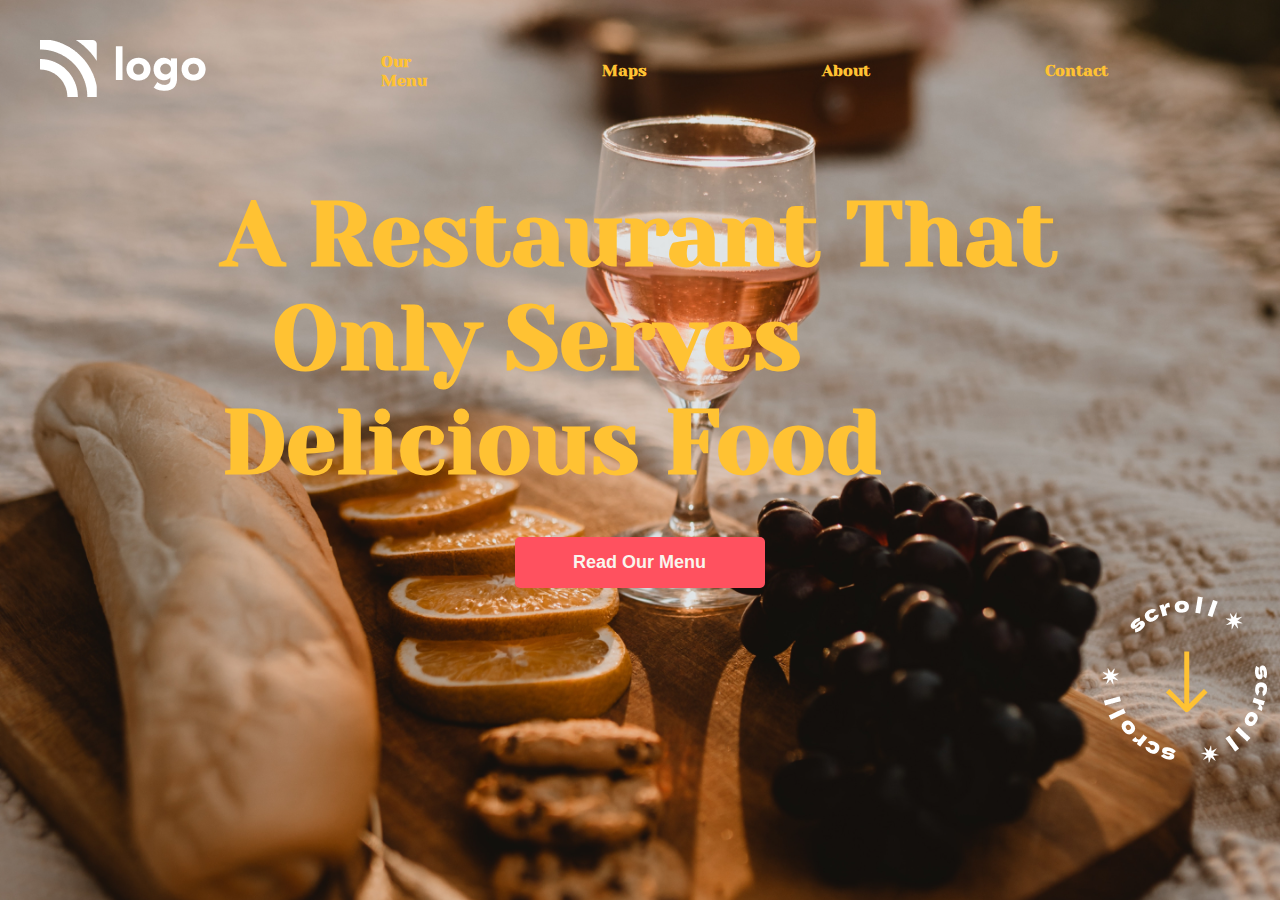
<file: Project-1/Index.html>
<!DOCTYPE html>
<html lang="en">
<head>
    <meta charset="UTF-8">
    <meta http-equiv="X-UA-Compatible" content="IE=edge">
    <meta name="viewport" content="width=
    , initial-scale=1.0">
    <title>Document</title>
    <link rel="stylesheet" href="./Style.css">
    <link href="https://fonts.googleapis.com/css2?family=Permanent+Marker&family=Yeseva+One&display=swap" rel="stylesheet">
</head>
<body>
    <!-- PROCET STARTS HERE -->
    <header>
        <!-- navigation bar -->
        <nav>
            <ul>
                <li class="logo"><a href="#"><img src="./Assets/white-logo.png" alt=""></a></li>
                <li><a class="onemenu" href="#">Our Menu</a></li>
                <li><a class="twomenu" href="#">Maps</a></li>
                <li><a class="threemenu" href="#">About</a></li>
                <li><a class="fourmenu" href="#">Contact</a></li>
                <li><a class="lastmenu" href="#"><button>Order</button></a></li>
            </ul>
        </nav>
    </header>
    <!-- MAIN SECTION -->
    <main>
        <div class="main">
            <h1>A Restaurant That<br>&nbsp Only Serves<br> Delicious Food</h1>
            <button>Read Our Menu</button>
        </div>
    </main>
    <!-- footer -->
    <footer>
        <img src="./Assets/scrool.png" alt="Scroll">
    </footer>
</body>
</html>
</file>
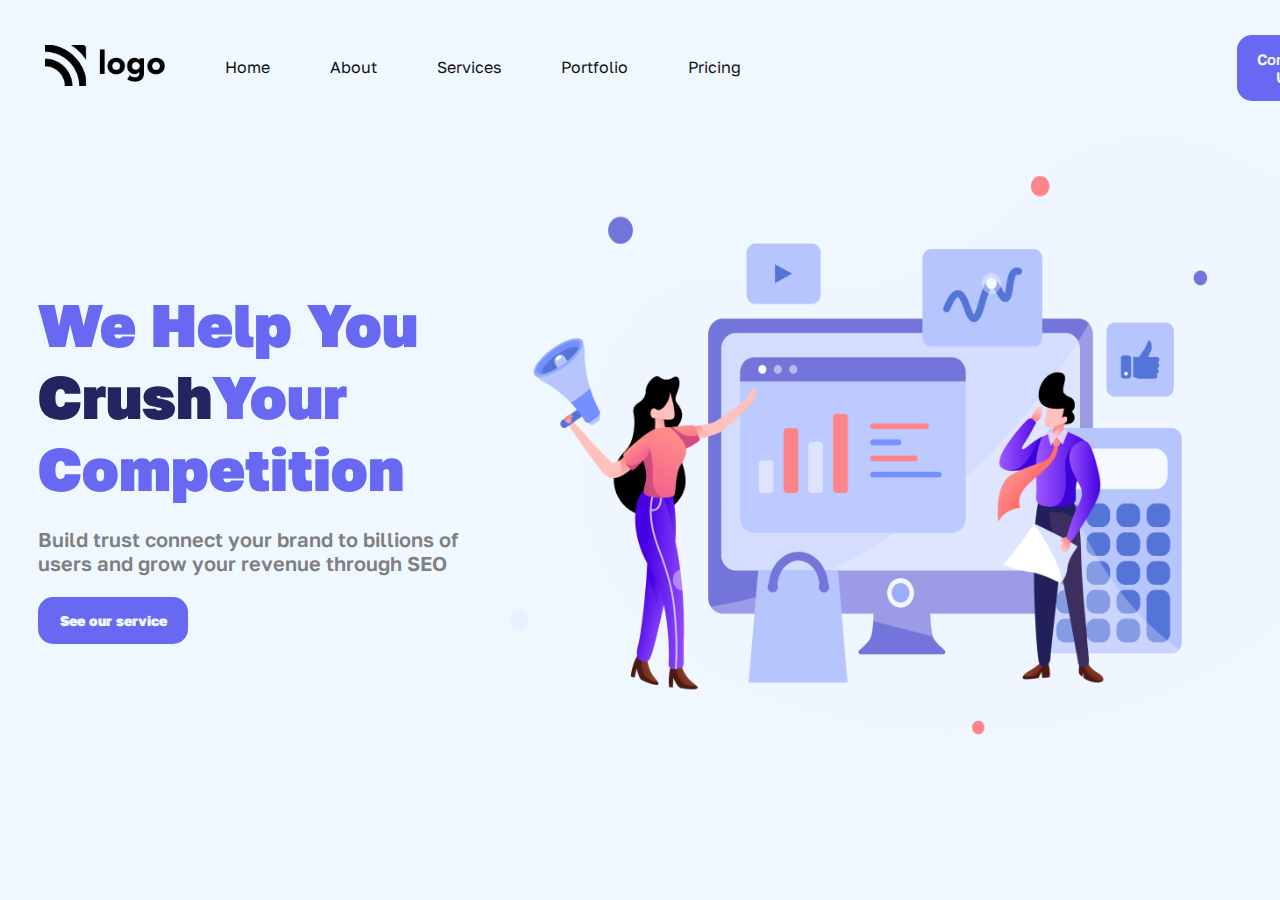
<file: Project-2/Index.html>
<!DOCTYPE html>
<html lang="en">
<head>
    <meta charset="UTF-8">
    <meta http-equiv="X-UA-Compatible" content="IE=edge">
    <meta name="viewport" content="width=device-width, initial-scale=1.0">
    <title>PROJECT_2 HTML/CSS</title>
    <link rel="stylesheet" href="./style.css">
    <link href="https://fonts.googleapis.com/css2?family=Golos+Text:wght@600&display=swap" rel="stylesheet">
</head>
<body>
    <!-- PROJECT START -->
    <header>
        <ul>
            <li><a href="#"><img src="./Assets/Logo.png" alt="logo"></a></li>
            <li><a href="#">Home</a></li>
            <li><a href="#">About</a></li>
            <li><a href="#">Services</a></li>
            <li><a href="#">Portfolio</a></li>
            <li><a href="#">Pricing</a></li>
        </ul>
        <button>Contact Us</button>
    </header>
    <!-- main section start -->
    <main>
        <!-- left-section-main -->
        <div class="left-section-main">

            <h1>We Help You<br><span>Crush</span>Your <br> Competition</h1> <!--header section -->
            <!-- paragraph left section main -->
            <p>Build trust connect your brand to billions of users and grow your revenue through SEO</p>
            <!-- button of left main section -->
            <button  class="button">See our service</button>

        </div>
        <!-- Right section main -->
      
            <!-- image section right -->
               <img src="./Assets/Header Illustration.png" alt="bodyimage">
    </main>
</body>
</html>
</file>
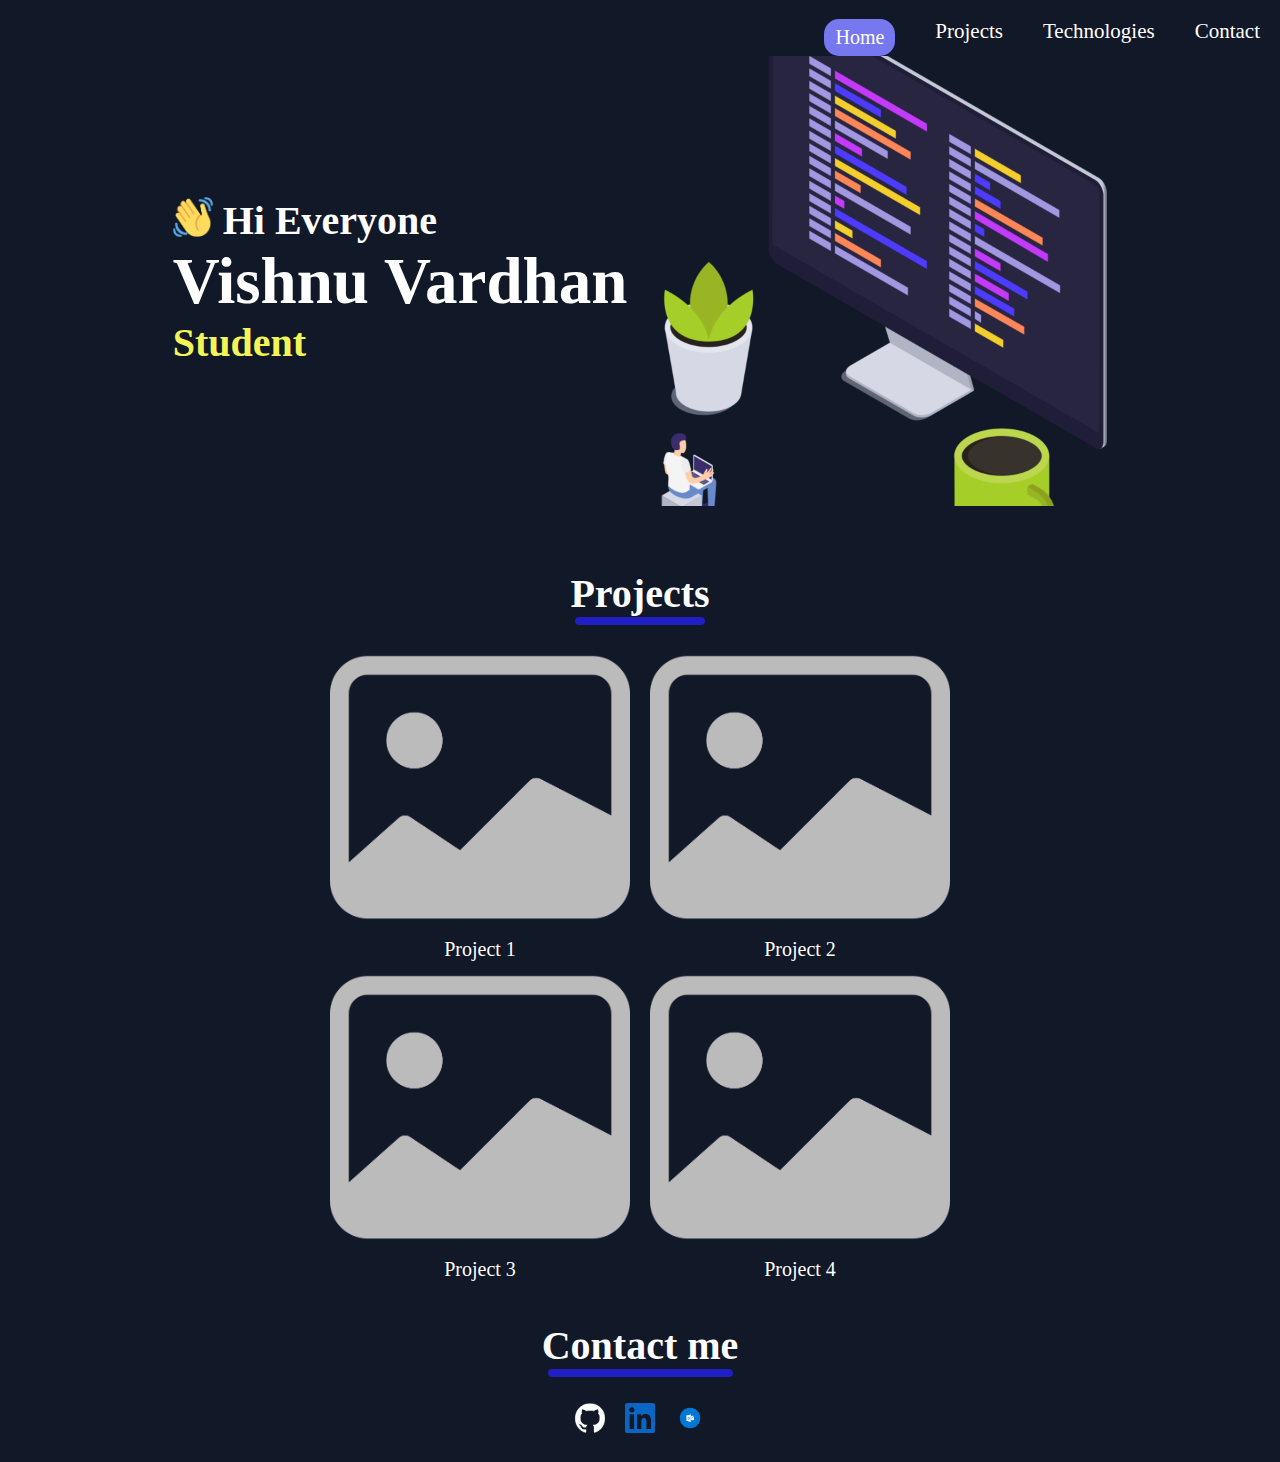
<file: Project-5/Index.html>
<!DOCTYPE html>
<html lang="en">
<head>
    <meta charset="UTF-8">
    <meta http-equiv="X-UA-Compatible" content="IE=edge">
    <meta name="viewport" content="width=device-width, initial-scale=1.0">
    <title>Media Query Assn_2</title>
    <link rel="stylesheet" href="./Style.css">
</head>
<body>
    <!-- project start -->
    <header>

            <ul>
                <li>Home</li>
                <li>Projects</li>
                <li>Technologies</li>
                <li>Contact</li>
            </ul>

    </header>
    <menu>
        <div><img src="./Assets/hambrger.png" alt=""></div>
    </menu>
    <!-- main_frst part start -->
    <!-- left side  main_frst part -->
    <div class="main_first">
    <div class="left_main_first">
      <div class="stline_main_first"><img src="./Assets/waving-hand.png" alt="waving hand"><h1>Hi Everyone</h1></div> 
       <div class="secnd_main_first"> <h1>Vishnu Vardhan</h1>
        <h2>Student</h2>
        </div>
    </div>
    <!-- right side main_frst part -->
      <img class="imgright" src="./Assets/pc-image.png" alt="pc image" height="450px" width="450PX">
  </div>
    <!-- main_second part start here {projects}-->
   <div class="project_para">
    <div><h1>Projects</h1></div>
    <div class="empty"></div>
    </div>
    <!-- projects starts here -->
    <div class="projects_container">
        <div class="project project1"><img src="./Assets/image.png" alt="project1"><p>Project 1</p></div>
        <div class="project project2"><img src="./Assets/image.png" alt="project1"><p>Project 2</p></div>
        <div class="project project3"><img src="./Assets/image.png" alt="project1"><p>Project 3</p></div>
        <div class="project project4"><img src="./Assets/image.png" alt="project1"><p>Project 4</p></div>

    </div>
    <!-- footer starts here -->
    <footer>
    <div class="fotteer">
        <div class="footer_para">
            <div><h1>Contact me</h1></div>
            <div class="empty"></div>
            </div>
        <ul>
            <li><img src="./Assets/github.png" alt="github"></li>
            <li><img src="./Assets/linkedin.png" alt="linkedin"></li>
            <li><img src="./Assets/outlook.png" alt="outlook"></li>
        </ul>

    </div>
</footer>

</body>
</html>
</file>
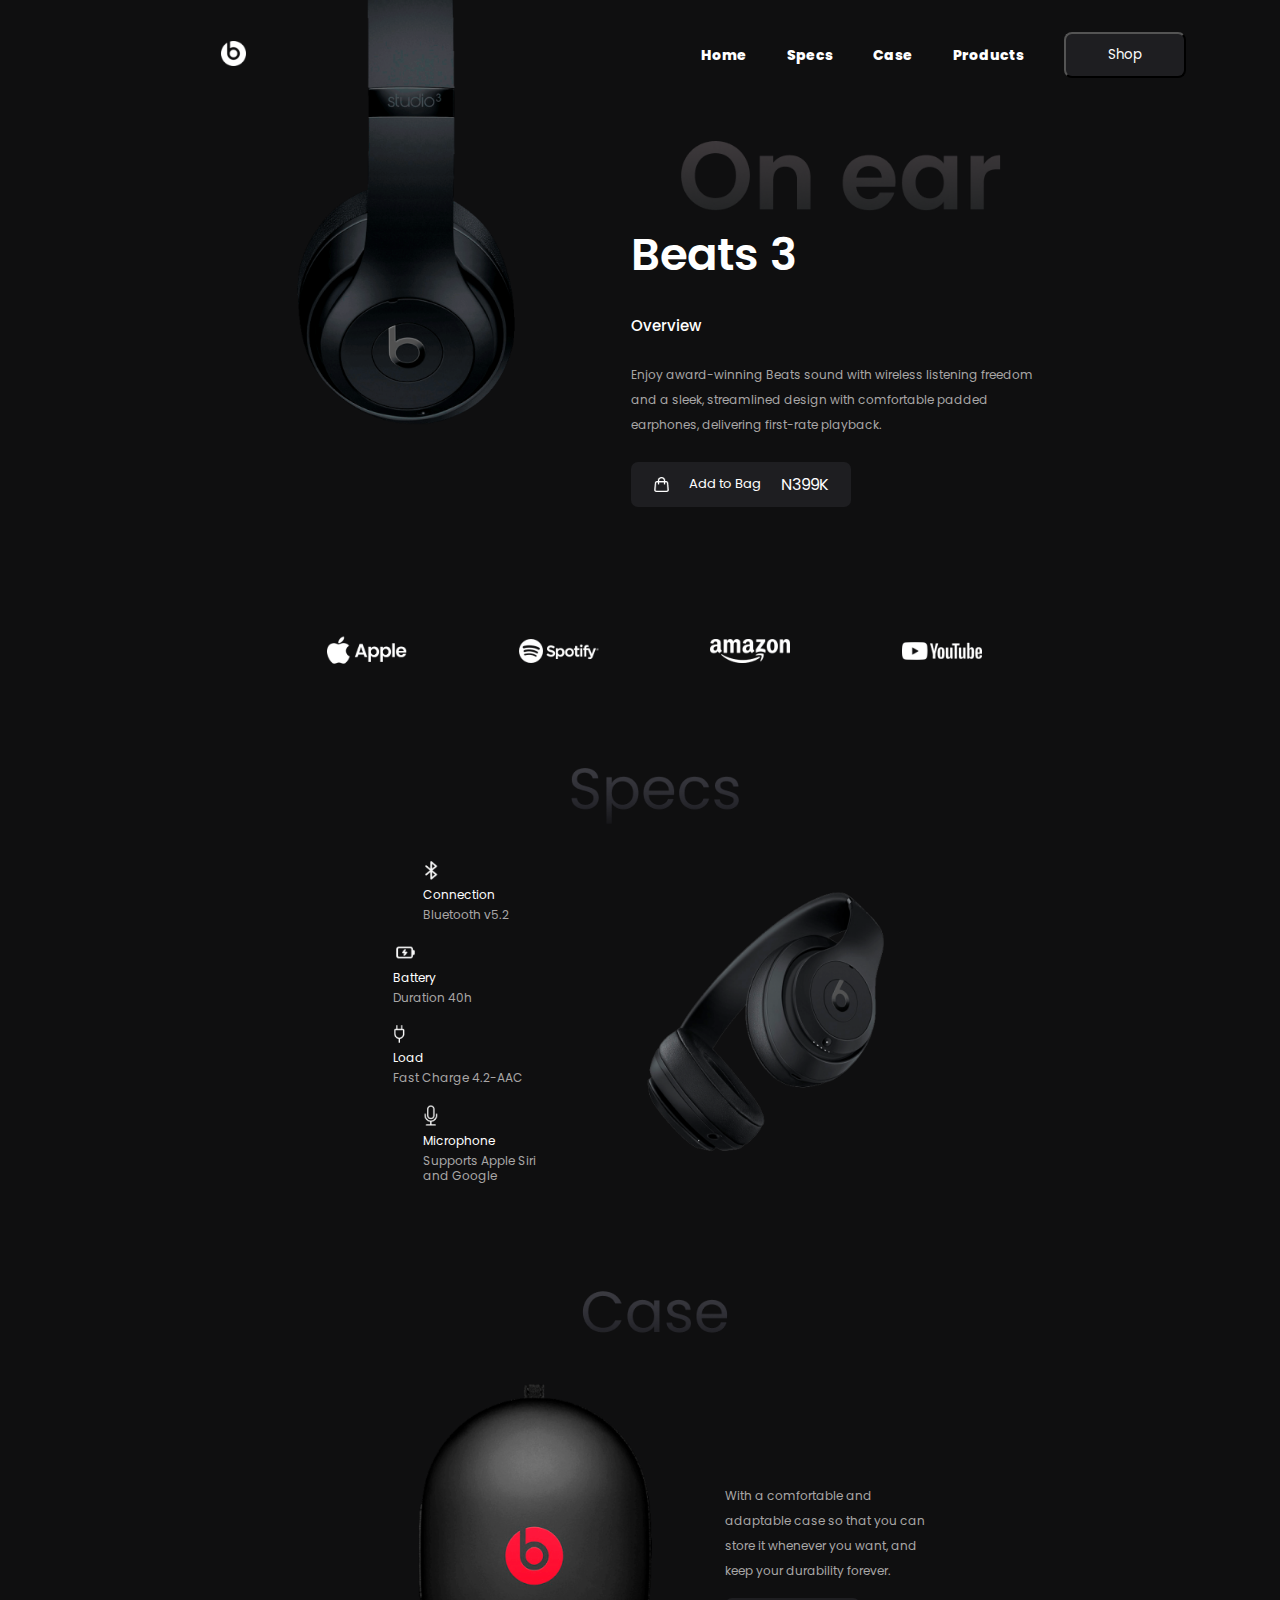
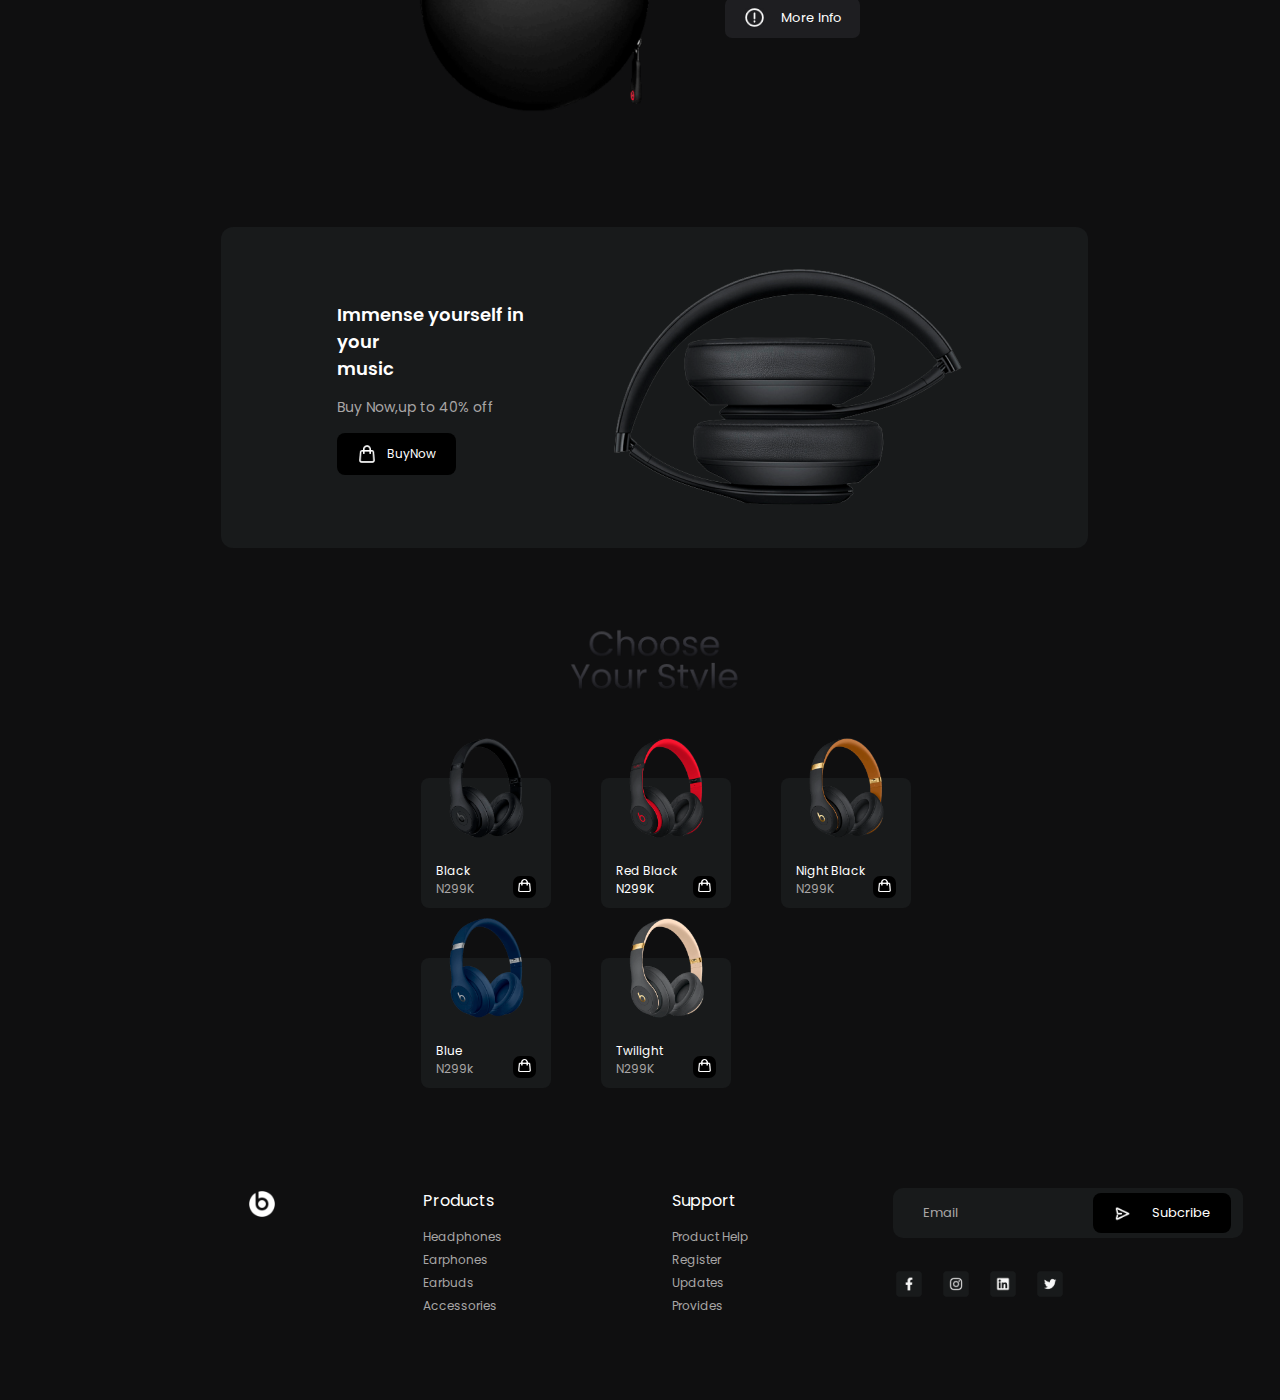
<file: Project-6-Beats/Index.html>
<!DOCTYPE html>
<html lang="en">
<head>
    <meta charset="UTF-8">
    <meta http-equiv="X-UA-Compatible" content="IE=edge">
    <meta name="viewport" content="width=device-width, initial-scale=1.0">
    <link rel="stylesheet" href="./Style.css">
    <link href="https://fonts.googleapis.com/css2?family=Poppins:wght@200;300;400;500;600;700;800;900&amp;display=swap" rel="stylesheet">
    <title>Multipage Project one</title>
</head>
<body>
    <!-- project start -->
    <!-- nav bar -->
    <nav id="navbar">
        <div class="logo"><img src="./Assets/Photos/beatsLogo.png" alt="Beats Logo" width="25px" height="25px"></div>
        <ul>
            <p class="one">Home</p>
            <p class="one">Specs</p>
            <p class="one">Case</p>
            <p class="one">Products</p>
            <p><button>Shop</button></p>
        </ul>
    </nav>
    <!-- Main Body Starts Here -->
    <main>
        <div class="Left_Main_Section">
            <img src="./Assets/Photos/mainImage.png" alt="Main-Image">
        </div>
        <div class="Right_Main_Section">
            <img class="frstimg" src="./Assets/Photos/onEar.png" alt="onEar.png">
            <h1>Beats 3</h1>
            <p class="frstpara">Overview</p>
            <p class="scndpara">Enjoy award-winning Beats sound with wireless listening freedom <br>and a sleek, streamlined design with comfortable padded<br> earphones, delivering first-rate playback.</p>
            <div class="smallCard">
                <img class="shoppinfBag" src="./Assets/Icons/shoppingBag.png" alt="Shopping_Bag_Logo" width="15px" height="15px">
                <p class="addBagpara">Add to Bag</p>
                <p class="modelNumber">N399K</p>
            </div>
        </div>
    </main>
    <section class="SocialMedia">
           <img   src="./Assets/Photos/appleLogo.png" alt="AppleLogo">
           <img  src="./Assets/Photos/spotifyLogo.png" alt="SpotifyLogo">
           <img  src="./Assets/Photos/amazonLogo.png" alt="AmazonLogo">
           <img  src="./Assets/Photos/youtubeLogo.png" alt="YoutubeLogo">
    </section>
    <!-- Specs starts here -->
    <section class="specificationSection">
        
        <img class="Specimg" src="./Assets/Icons/specsLogo.png" alt="SpeciLogo">
       
        <div class="SpecificationDown">

            <div class="SpecificationLeft">
            <div>
                <img src="./Assets/Icons/bluetooth.png" alt="Bluetooth">
                <p>Connection</p>
                <p class="SecondPara">Bluetooth v5.2</p>
            </div>
            <div>
                <img src="./Assets/Icons/battery.png" alt="Battery">
                <p>Battery</p>
                <p class="SecondPara">Duration 40h</p>
            </div>
            <div>
                <img src="./Assets/Icons/charger.png" alt="Charger">
                <p>Load</p>
                <p class="SecondPara">Fast Charge 4.2-AAC</p>
            </div>
            <div>
                <img src="./Assets/Icons/mic.png" alt="Mic">
                <p>Microphone</p>
                <p class="SecondPara">Supports Apple Siri<br>and Google</p>
            </div>
            </div>
            <img src="./Assets/Photos/specsImage.png" alt="HEadphone img">


        </div>
    </section>
    <section class="CaseSection">
        <img class="CaseTextImg" src="./Assets/Icons/caseLogo.png" alt="Case">
        <div class="CaseDownSection">
            <img class="CaseImg" src="./Assets/Photos/caseImage.png" alt="Caseimg">

            <div class="CaseDownRightSection">
                   <p><br>With a comfortable and<br>adaptable case so that you can</br> store it whenever you want, and<br>
                     keep your durability forever.</p>

                   <div class="SamallButton">
                            <img class="img" src="./Assets/Icons/group.png" alt="">
                             <p>More Info</p>
                   </div>
            </div>
        </div>
        
    </section>
    <!-- BUy Now Big Card Section -->
    <section class="BuyNow">
      
        <div class="BuyNowLeftSection">
            <p class="Headingpara">Immense yourself in your<br>music</p>
            <p class="p"> Buy Now,up to 40% off</p>

            <div class="BuyNowCard">
                     <img src="./Assets/Icons/shoppingBag.png" alt="ShoppingBag">
                     <p>BuyNow</p>
            </div>

        </div>
                <img class="BuyNowSectionImage" src="./Assets/Photos/buyNowSectionImage.png" alt="Image">

    </section>
    <!-- Styles Section Starts here -->
    <section class="StylesSection">
        <img class="StyleTExtImg" src="./Assets/Icons/productLogo.png" alt="ProductLogo">
        <div class="Styles">
                
                    
            <div class="bgcbox">
                <div class="imgbox">
                    <img src="./Assets/Photos/black.png" alt="Blackone">
                </div>
                <div class="footerbox">
                    <div><p>Black<br><span>N299K</span></p>
                    </div>
                    <div class="fotterimgbox"><img src="./Assets/Icons/shoppingBag.png" alt="ShoppingBag"></div>
                </div>
            </div>

            <div class="bgcbox">
                <div class="imgbox">
                    <img src="./Assets/Photos/redBlack.png" alt="Blackone">
                </div>
                <div class="footerbox">
                    <div><p>Red Black<br><spna>N299K</spna></p>
                    </div>
                   <div class="fotterimgbox"> <img src="./Assets/Icons/shoppingBag.png" alt="ShoppingBag"></div>
                </div>
            </div>

            <div class="bgcbox">
                <div class="imgbox">
                    <img src="./Assets/Photos/nightBlack.png" alt="Blackone">
                </div>
                <div class="footerbox">
                    <div><p>Night Black<br><span>N299K</span></p>
                    </div>
                    <div class="fotterimgbox">
                        <img src="./Assets/Icons/shoppingBag.png" alt="ShoppingBag"></div>
                    </div>
            </div>

            <div class="bgcbox">
                <div class="imgbox">
                    <img src="./Assets/Photos/blue.png" alt="Blackone">
                </div>
                <div class="footerbox">
                    <div><p>Blue
                        <br>
                        <span>N299k</span>
                    </p>
                    </div>
                    <div class="fotterimgbox"><img src="./Assets/Icons/shoppingBag.png" alt="ShoppingBag"></div>
                </div>
            </div>

            <div class="bgcbox">
                <div class="imgbox">
                    <img src="./Assets/Photos/twilightGray.png" alt="Blackone">
                </div>
                <div class="footerbox">
                    <div><p>Twilight<br><span>N299K</span></p>
                    </div>
                    <div class="fotterimgbox">
                         <img src="./Assets/Icons/shoppingBag.png" alt="ShoppingBag">
                    </div>
                </div>
            </div>
        </div>

    </section>

    <footer>

         <div>
            <img class="FooterLogo" src="./Assets/Photos/beatsLogo.png" alt="BeatsLogo">
        </div>
        <div class="ProductAndSupport">
            <div>
                <h5>Products</h5>
                    <p>Headphones</p>
                    <p>Earphones</p>
                    <p>Earbuds</p>
                    <p>Accessories</p>
            </div>
            <div>
                    <h5>Support</h5>
                    <p>Product&nbspHelp</p>
                    <p>Register</p>
                    <p>Updates</p>
                    <p>Provides</p>
            </div>
        </div>
        <div class="EmailAndSocialMedia">
             <div class="EmailSupport">
                <p>Email</p>
                <div>
                    <img src="./Assets/Icons/rightArrow.png" alt="ArrowLogo">
                    <p>Subcribe</p>
                 </div>
            </div>
                <div class="SocialmediaIcons">
                    <img src="./Assets/Icons/facebook.png" alt="facebook">
                    <img src="./Assets/Icons/instagram.png" alt="Instagram">
                    <img src="./Assets/Icons/linkedin.png" alt="linkedin">
                    <img src="./Assets/Icons/twitter.png" alt="Twiter">
                </div>
        </div>
        <div class="Arrow">
           <a href="#navbar"><img src="./Assets/Icons/upArrow.png" alt="UpArrow"></a> 
        </div>
    </footer>

</body>
</html>
</file>
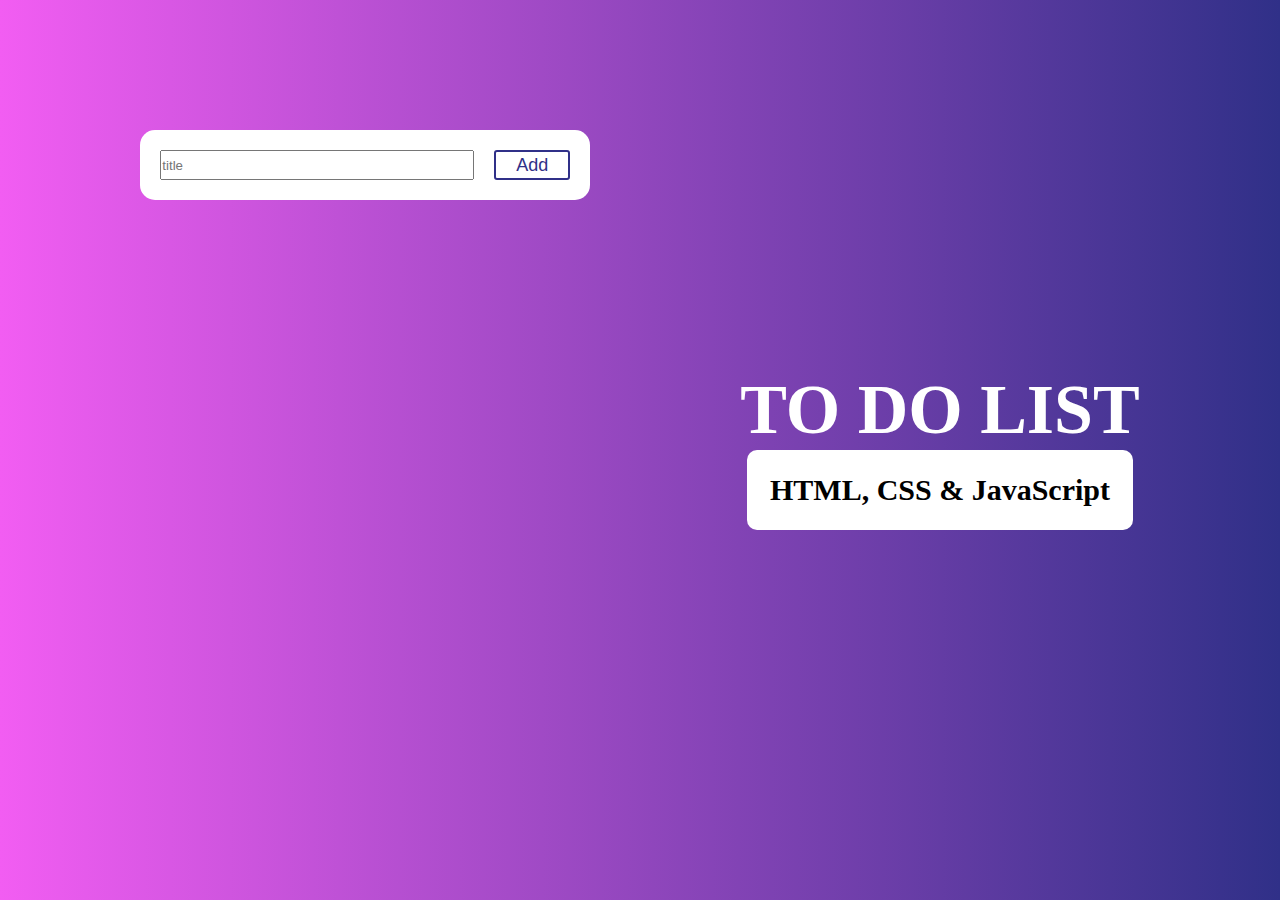
<file: Project-9-To-Do-List/index.html>
<!DOCTYPE html>
<html lang="en">
<head>
    <meta charset="UTF-8">
    <meta http-equiv="X-UA-Compatible" content="IE=edge">
    <meta name="viewport" content="width=device-width, initial-scale=1.0">
    <title>To Do App</title>
    <link rel="stylesheet" href="./Style.css">
    </script>
</head>
<body>
    <section class="left-section">
       <div>
        <input type="text" placeholder="title">
        <button id="Submit">Add</button>
       </div>
       <ul id="todolist"></ul>
       
    </section>
    <section class="right-section">
    <h1>TO DO LIST</h1>
    <p>HTML, CSS & JavaScript</p>
    </section>
    <script src="./Script.js"></script>
</body>
</html>
</file>
<file: Project-1/Style.css>
*{
    margin: 0px;
    padding: 0px;
    box-sizing: border-box;
}
body{
    background-image: url('./Assets/bacg.png');
    background-size: cover;
}
header{
    max-height: 200px;
}
header ul{
    display: flex;
    list-style-type:none;
    align-items: center;
   flex-direction: row;
   column-gap:95px;
}
header ul li{
    margin: 40px;
}
header ul li a{
    text-decoration: none;
    font-weight: 600;
    font-family: 'Yeseva One', cursive;
    color: #ffc233;
    transition: text-decoration 7s;
   

}
header ul li a:hover{
    text-decoration: underline;
    text-decoration-thickness: 3px;
    color: #f9f5ed;
    text-decoration-color: #ffc233;
}

header ul li a button{
    padding: 15px 20px;
    font-size: 18px;
    color: #f9f5ed;
    font-weight: 600;
    border: none;
    background-color: #ff515f;
    border-radius: 5px;
    /* transition: width 4s; */
    transition: 1s ;

}
header ul li a button:hover{
    background-color: #f9f5ed;
    color: #ff515f;
}
main{
    display: flex;
    justify-content: center;
    align-items: center;
    row-gap: 7%;
}

.main h1{
   
    font-weight: 900;
    margin-top: 5%;
    font-family: 'Yeseva One', cursive;
    font-size: 90px;
    color: #ffc233;
}
main button{

    margin-top: 5%;
    margin-left: 35%;
    width: 250px;
    padding: 15px 20px;
    font-size: 18px;
    color: #f9f5ed;
    font-weight: 600;
    border: none;
    background-color: #ff515f;
    border-radius: 5px;
    transition: 1s;

}
main button:hover{

    background-color: #f9f5ed;
    color: #ff515f;
}
footer {
    position: relative;
}
footer img {
    position: absolute;
    top: 0px;
    right: 0px;
}
</file>
<file: Project-2/style.css>
*{
    margin: 0%;
    padding: 0%;
    box-sizing: border-box;
    background-color: aliceblue;

}
header{
    padding: 20px;
    height: 15vh;
    display: flex;
    align-items: center;
    /* justify-content: center; */
}

header ul{
    display: flex;
    align-items: center;
    list-style: none;
    margin-left: 2%;
    column-gap: 60px;
}
header ul img{
    width: 120px;
}
header ul li{
    text-decoration: none;
    font-family: 'Golos Text', sans-serif;
    /* width: 150px; */
}
header ul li a{
    text-decoration: none;
    color: #131313;
    font-weight: 400;
}
header ul li a:hover{
    text-decoration: underline;
    text-decoration-thickness: 3px;
    text-decoration-color: #6868f3;
}
header button{
     padding: 15px 20px;
    font-size: 15px;
    /* width: 150px; */
     margin-left: 40%;
     font-weight: 600;
     border-radius: 15px;
     border: none;
     background-color: #6868f3;
     color: aliceblue;
     font-family: 'Golos Text', sans-serif;
}
header button:hover{
    background-color:aliceblue;
    color:#6868f3;
    border: 2px solid #6868f3;

}
main{
    display: flex;
    align-items: center;
    justify-content: center;
    margin-left: 3%;
    column-gap: 20px;
}
main div.left-section-main h1{

    font-weight: 900;
    font-size: 60px;
    color: #6868f3;
    font-family: 'Golos Text', sans-serif;

}
main div.left-section-main h1 span{
    color: rgb(36, 36, 97);
    font-family: 'Golos Text', sans-serif;
}
main div.left-section-main p{
    font-weight: 600;
    color: #808080;
    margin-top: 5%;
    font-size: 20px;
    font-family: 'Golos Text', sans-serif;
}
.button{

    margin-top:5%;
    padding: 15px 20px;
    font-size: 14px;
    width: 100px;
     font-weight: 900;
     border-radius: 15px;
     width: 150px;
     border: none;
     background-color: #6868f3;
     color: aliceblue;
     font-family: 'Golos Text', sans-serif;
}
main  img{
    
    margin-bottom: 5%;
    height:600px;
    /* width: 800px; */
}
</file>
<file: Project-5/Style.css>
*{
    margin: 0%;
    padding: 0%;
    box-sizing: border-box;
}
body{
    background-color: #111827;
}
menu{
    display: none;
}
menu img{
    width: 20px;
}

header ul{
    display: flex;
    flex-direction: row;
    justify-content: end;
    column-gap: 40px;
    list-style: none;
    margin-top: 1.5%;
    margin-right: 20px;
   padding-left: 10px;
}
header ul li{
    color: white;
    font-weight: 900px;
    font-size: 21px;
}
header ul li:hover{

    cursor: pointer;
}
header ul li:first-child{
    background-color: #7777f0;
    border: 7px solid #7777f0;
    border-radius: 15px;
    font-size: 20px;
    padding: 0px 4px 0px 4px;

}
.main_first{
    display: flex;
    flex-direction: row;
    align-items: center;
    justify-content: center;
    color: white;
    column-gap: 30px;
    
}


div.stline_main_first{
    display: flex;
    column-gap: 10px;


}
div.stline_main_first img{
    height: 40px;
    width: 40px;
}
div.stline_main_first h1{
    font-weight: 200px;
    font-size: 40px;
}
div.secnd_main_first{
    display: flex;
    flex-direction: column;
    row-gap: 0px;
}
div.secnd_main_first h1{

    font-weight: 200px;
    font-size: 65px;

}
div.secnd_main_first h2{
    font-weight: 200px;
    font-size: 40px;
    color: #f4f457;
}

div.project_para{
    display: flex;
    align-items: center;
    flex-direction: column;
    margin-top: 5%;
    margin-bottom: 1%;
}
div.project_para div h1{
    text-align: center;
    font-size: 40px;
    color: #ffffff;
}
div.project_para div.empty{

    border: 4px solid #1f1fc3;
    width: 130px;
    border-radius: 5px;

}
/* projects designed using grid layout */
.projects_container {
    display: grid;
    grid-template-columns: 300px 300px;
    grid-template-rows: 300px 300px;
    justify-content: center;
    gap: 20px;
    flex-wrap: wrap;
}
.project1{
    display: flex;
    flex-direction: column;
    align-items: center;
    
}
.project1 img{
    width: 300px;
    height: 300px;
   
}
.project1 p{
    
    color: white;
    font-size: 20px;
    
}
.project2{
    display: flex;
    flex-direction: column;
    align-items: center;
    
}
.project2 img{
    width: 300px;
    height: 300px;
   
}
.project2 p{
    
    color: white;
    font-size: 20px;
    
}
.project3{
    display: flex;
    flex-direction: column;
    align-items: center;
    
}
.project3 img{
    width: 300px;
    height: 300px;
   
}
.project3 p{
    
    color: white;
    font-size: 20px;
    
}
.project4{
    display: flex;
    flex-direction: column;
    align-items: center;
    
}
.project4 img{
    width: 300px;
    height: 300px;
   
}
.project4 p{
    
    color: white;
    font-size: 20px;
    
}
/* footer styling starts here */
div.footer_para{
    display: flex;
    align-items: center;
    flex-direction: column;
    margin-top: 5%;
    margin-bottom: 1%;
}
div.footer_para div h1{
    text-align: center;
    font-size: 40px;
    color: #ffffff;
}
div.footer_para div.empty{

    border: 4px solid #1f1fc3;
    width: 185px;
    border-radius: 5px;

}
footer ul{
    display: flex;
    flex-direction: row;
    justify-content: center;
    list-style: none;
    gap: 20px;
    margin-top: 2%;
    margin-bottom: 2%;
}
footer ul li img{
    width: 30px;
    height: 30px;
}
footer ul li:hover{
    cursor: pointer;
}
@media screen and (max-width:550px){

    header{
        display: none;
    }
    menu{
        display: block;
    }
    menu img{
        width: 20px;
    }
    menu img:hover{
        cursor: pointer;
    }
    .main_first{
        display: flex;
        flex-direction:column;
        /* align-items: center; */
        justify-content: center;
        color: white;
        column-gap: 30px;
        
    }
    div.stline_main_first{
        display: flex;
        flex-direction: column;
        align-items: center;
        column-gap: 10px;
        margin-top: 20px;
    
    
    }
    div.stline_main_first img{
        height: 40px;
        width: 40px;
    }
    div.stline_main_first h1{
        font-weight: 600px;
        font-size: 40px;
    }
    div.secnd_main_first{
        display: flex;
        flex-direction: column;
        align-items: center;
        row-gap: 20px;
    }
    div.secnd_main_first h1{
    
        font-weight: 500px;
        font-size: 45px;
    
    }
    div.secnd_main_first h2{
        font-weight: 600px;
        font-size: 40px;
        color: #f4f457;
    }
    .imgright{

        width: 250px;
        height: 250px;
        margin-top: 30px;

    }
    .projects_container{
        display: grid;
        grid-template-columns: 1fr;
        justify-content: center;
        row-gap: 20px;

    }
    div.project_para{
    margin-top: 30px;
   }



}
</file>
<file: Project-6-Beats/Style.css>
*{
    margin: 0px;
    padding: 0px;
    box-sizing: border-box;
    scroll-behavior: smooth;
}
body{

    margin-left: 221px;
    margin-right: 15%;
    background-color: #0f0f10;
}

nav{
     display: flex;
     flex-direction: row;
}
nav .logo{
    padding: 41px 0px;

}
ul{
    color: white;
    list-style: none;
    display: flex;
    flex-direction: row;
    align-items: center;
    column-gap: 40px;
    margin-left: 45%;
    font-size: 14px;
    font-weight: 770;
    font-family: "Poppins", sans-serif;
    padding-left:65px;
    
}
ul li.one{
    padding-top: 40px;
    margin-top: 40px;
    
}
nav button{
    background-color: #1e1e21;
    padding: 11px 42px;
    border-radius: 8px;
    color: #ffffff;
   position: relative;
   top: -1px;
    font-family: "Poppins", sans-serif;


}
/* css for main body */
main{
    display: flex;
    align-items: flex-start;
    margin-top: 30px;
    position: relative;
}
.Left_Main_Section img{
    width: 230px;
    position: relative;
    top: -250px;
    left: 70px;

}

.Right_Main_Section{

    display: flex;
    flex-direction: column;
    margin-left: 180px;

}
.frstimg{
  width: 320px;
   margin-left: 50px;
}
.Right_Main_Section h1{
    color: white;
    font-weight: 520;
    font-size: 45px;
    font-family: "Poppins", sans-serif;
    padding: 10px 0px;
    
}
.Right_Main_Section .frstpara{
           color: #ffffff;
           font-weight: 500;
           font-size: 15px;
           font-family: "Poppins", sans-serif;
           padding: 15px 0px 25px 0px;
}
.Right_Main_Section .scndpara{
    color: #a8a6a6;
    line-height: 25px;
    font-size: 12px;
    font-family: "Poppins", sans-serif;
    padding: 0px 0px 25px 0px;
}

/* small card styling */
.smallCard{
    background-color: #1e1e21;
    display: flex;
    border-radius: 7px;
    flex-direction: row;
    align-items: center;
    justify-content: center;
    column-gap: 20px;
    padding: 10px 5px ;
    width: 220px;
}

.shoppinfBag{
    background-color: #1e1e21;
}

.addBagpara{
    background-color: #1e1e21;
    color: #ffffff;
    font-family: "Poppins", sans-serif;
    font-size: 13px;
}
.modelNumber{
    background-color: #1e1e21;
    color: #ffffff;
    font-family: "Poppins", sans-serif;
}
.SocialMedia{
    display: flex;
    align-items: center;
    justify-content: space-around;
    padding: 0 50px;
    position: relative;
    top: -50px;
    margin-bottom: 40px;
}
.SocialMedia img{
    scale: 0.8;
}
/* Specification css start here */
.specificationSection{
    display: flex;
    flex-direction: column;
    align-items: center;
}
.Specimg
{
    scale: 0.8;
    padding-bottom: 30px;
}
.SpecificationDown
{
    display: flex;
    flex-direction: row;
    column-gap: 80px;

}
.SpecificationDown img
{
   scale: 0.8;
}
.SpecificationLeft{
    display: flex;
    flex-direction: column;
    row-gap: 15px;
}
.SpecificationLeft p{
    color: #ffffff;
    font-size: 12px;
    font-weight: 400;
    font-family: "Poppins", sans-serif; 
    padding: 0px 0px 3px 0px;
}
.SpecificationLeft .SecondPara
{
    color: #a8a6a6;
    line-height: 25px;
    font-size: 12px;
    font-family: "Poppins", sans-serif;
    padding: 0px 0px 3px 0px;
    line-height: 15px;
}
.SpecificationLeft > div:first-child{
    margin-left: 30px;
}
.SpecificationLeft > div:last-child{
    margin-left: 30px;
}
.CaseSection
{
    display: flex;
    flex-direction: column;
    align-items: center;
    margin-top: 100px;
}
.CaseTextImg
{
    scale: 0.8;
}
.CaseDownSection
{
    display: flex;
    flex-direction: row;
    justify-content: center;
    column-gap: 40px;
}
.CaseImg{
    scale: 0.8;
}
.CaseImg:hover
{
    scale: 0.9;
}
.CaseDownRightSection
{
    display: flex;
    flex-direction: column;
    row-gap: 15px;
    justify-content: center;
}
.CaseDownRightSection p{

    color: #a8a6a6;
    line-height: 25px;
    font-size: 12px;
    font-family: "Poppins", sans-serif;

}
.SamallButton
{
    background-color: #1e1e21;
    display: flex;
    border-radius: 7px;
    flex-direction: row;
    justify-content: center;
    align-items: center;
    column-gap: 15px;
    width: 135px;
   height: 40px;

}
.img{
    background-color: #1e1e21;
    scale: 0.8;
}
.SamallButton p
{
    background-color: #1e1e21;
    font-size: 13px;
    color: #ffffff;
    
}
.BuyNow
{
    background-color: #181a1b;
    border-radius: 12px;
    display: flex;
    justify-content: center;
    align-items: center;
    gap: 50px;
    margin-top: 70px;
    padding: 40px 0;
}
.BuyNowLeftSection
{
    width: 26%;
}
.BuyNowLeftSection .p{
    color: #a8a6a6;
    font-family: "Poppins", sans-serif;
    font-size: 14px;
    margin-bottom:15px;
}
.Headingpara
{
    font-weight: 600;
    font-size: 18px;
    margin-bottom: 15px;
    color: #ffffff;
    font-family: "Poppins", sans-serif;

}
.BuyNowCard
{
    display: flex;
    border-radius: 8px;
    align-items: center;
    gap: 10px;
    font-family: "Poppins", sans-serif;
    width: fit-content;
    background-color: black;
    padding: 10px 20px;
}
.BuyNowCard p
{
    margin-bottom: 0;
    font-size: 12px;
    color: white;
}
.BuyNowCard img{
    scale: 0.8;
}
.BuyNowSectionImage
{
    margin-right: 10px;
}

/* styles tsyling starts here */
.StylesSection
{
    display: flex;
    flex-direction: column;
    margin: 0 150px;
    justify-content: center;

}
.StyleTExtImg
{
    scale: 0.3;
}
.Styles
{
    display: grid;
    grid-template-columns: repeat(3,130px);
    gap: 50px;
    padding-left: 50px ;
    padding-bottom: 50px;
}
.bgcbox
{
    position: relative;
    width: 130px;
    height: 130px;
    background: #181a1b;
    border-radius: 8px;
}
.imgbox img
{
    width: 75px;
    height: 100px;
    position: absolute;
    z-index: 100;
    top: -40px;
    left: 28px;
}
.footerbox
{
    position: absolute;
    bottom: 0;
    display: flex;
    align-items: flex-end;
    justify-content:space-between;
    padding: 10px 15px;
    width: 100%;
}
.fotterimgbox
{
    background-color:black;
    border-radius: 7px;
    padding: 2px 5px;
}
.footerbox div img{
   width: 13px;
   height: 13px;
}
.footerbox p{
    color: white;
    font-size: 12px;
    font-family: "Poppins", sans-serif;
}
.footerbox p span{
    color: #a8a6a6;
}
/* fooetrmain Styling starts here */
footer
{
    display: flex;
    flex-direction: row;
    align-items: flex-start;
    column-gap: 145px;
    margin: 50px 25px 80px;
}
footer img
{
    scale: 0.8;
}
.FooterLogo
{
    scale: 0.8;
}
.ProductAndSupport
{
    display: flex;
    flex-direction: row;
    column-gap: 170px;
}
.ProductAndSupport h5
{
    color: #ffffff;
    font-family: "Poppins", sans-serif;
    padding-bottom: 15px;
    font-weight: 400;
    font-size: 16px;
}
.ProductAndSupport p{
    color: #a8a6a6;
    padding-bottom: 5px;
    font-size: 12px;
    font-family: "Poppins", sans-serif;

}
.EmailAndSocialMedia
{
    display: flex;
    flex-direction: column;
   row-gap: 30px;
}
.EmailSupport
{
    background-color: #181a1b;
    display: flex;
    flex-direction: row;
    justify-content: flex-start;
    align-items: center;
    padding: 5px 30px;
    width: 350px;
    column-gap: 135px;
    border-radius: 10px;
}
.EmailSupport p{
    color: #a8a6a6;
    font-family: "Poppins", sans-serif;
    font-size: 13px;

}
.EmailSupport div{
    display: flex;
    border-radius: 8px;
    align-items: center;
    gap: 20px;
    font-family: "Poppins", sans-serif;
    width: fit-content;
    background-color: black;
    padding: 10px 20px;
}
.EmailSupport div p{
    color: #ffffff;
}
.SocialmediaIcons
{
    display: flex;
    flex-direction: row;
    column-gap: 15px;
}
</file>
<file: Project-9-To-Do-List/Style.css>
*
{
    margin: 0%;
    padding: 0%;
    box-sizing: border-box;

}
body
{
    background: linear-gradient(to right,#f25df2,#303088);
    height: 100vh;
    display: flex;
    flex-direction: row;
    /* align-items: center; */
    justify-content: center;
    gap: 150px;
}

.right-section
{
    background-color: transparent;
    display: flex;
    flex-direction: column;
    align-items: center;
    justify-content: center;
}
.right-section h1
{
    color: #ffffff;
    font-size: 70px;
}
.right-section p
{
    background-color: #ffffffff;
    width: max-content;
    font-size: 30px;
    font-weight: 700;
    padding: 23px;
    border-radius: 10px;
}

.left-section div
{
    margin: 130px 0px 20px 0px;
    background-color: #ffffff;
    border-radius: 15px;
    width: 50vh;
    padding: 20px;
    display: flex;
    flex-direction: row;
    gap: 20px;
}

.left-section input
{
    width: 80vh;
    height:30px;
}
.left-section button
{
    background-color: transparent;
    color: #303088;
    font-size: 18px;
    padding: 2px 20px;
    border-radius: 3px;
    border: 2px solid #303088;
}
.left-section button:hover
{
    background-color: #303088;
    color: #ffffff;
    cursor: pointer;
}
.left-section ul
{
    list-style: none;
    display: flex;
    flex-direction: column;
    gap: 5px;
}
.left-section li
{
    font-size: 20px;
    font-weight: 550;
    display: flex;
    align-items: center;
    justify-content: space-between;
    padding:10px;
    border-radius: 10px;
    background-color: #ffffff;
    
}
</file>
